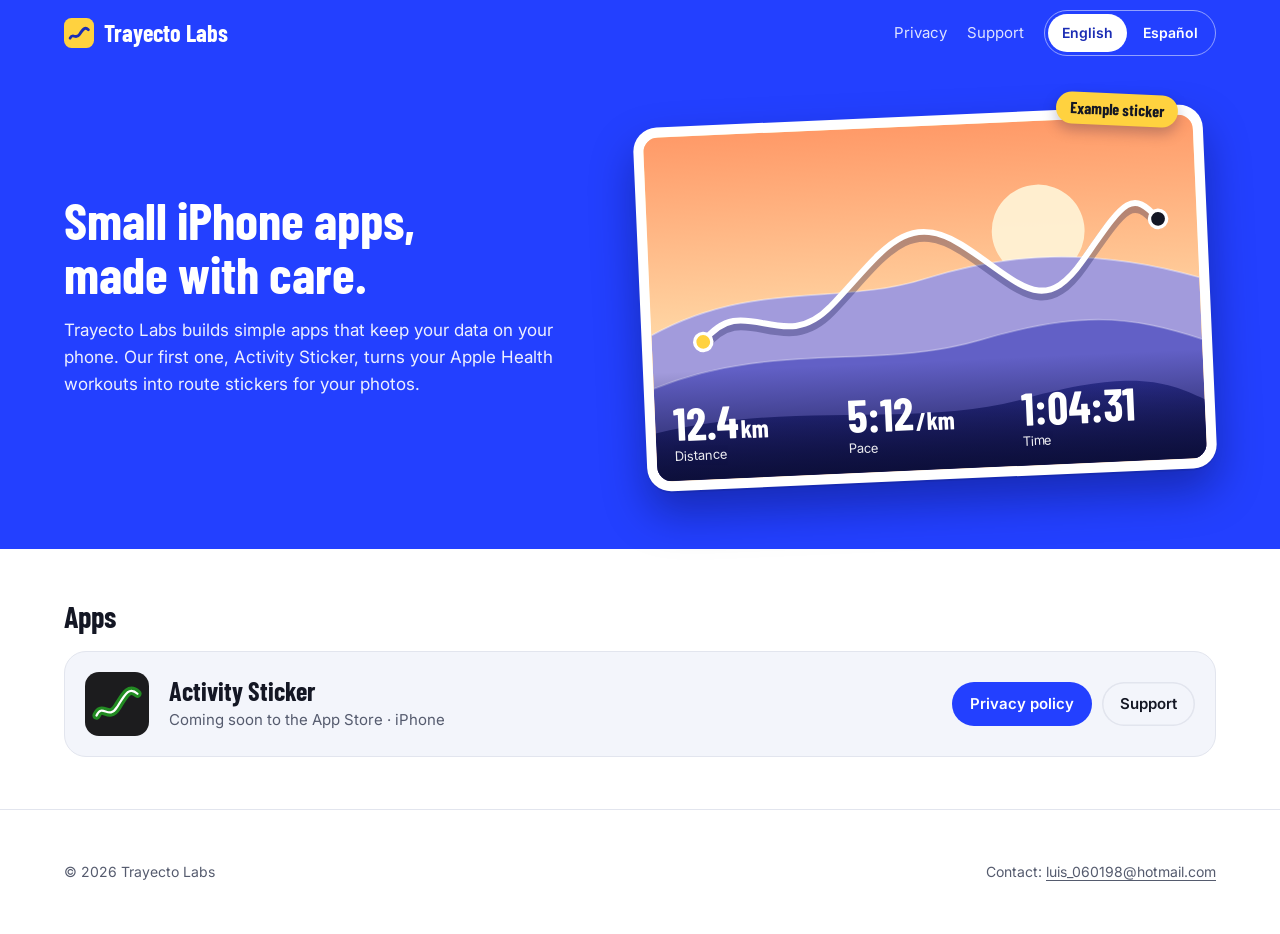
<file: index.html>
<!DOCTYPE html>
<html lang="en" data-title-en="Trayecto Labs" data-title-es="Trayecto Labs">
<head>
<meta charset="utf-8">
<meta name="viewport" content="width=device-width, initial-scale=1">
<title>Trayecto Labs</title>
<meta name="description" content="Trayecto Labs makes small iPhone apps. Our first is Activity Sticker, which turns Apple Health workouts into route stickers for your photos.">
<link rel="preconnect" href="https://fonts.googleapis.com">
<link rel="preconnect" href="https://fonts.gstatic.com" crossorigin>
<link href="https://fonts.googleapis.com/css2?family=Barlow+Condensed:wght@600;700&family=Inter:wght@400;600&display=swap" rel="stylesheet">
<link rel="stylesheet" href="assets/site.css">
</head>
<body>

<header class="top"><div class="wrap">
  <a class="brand" href="index.html" aria-current="page"><svg viewBox="0 0 64 64" aria-hidden="true"><rect width="64" height="64" rx="16" fill="#ffd23f"/><path d="M13 43C19 31 25 47 33 35S45 18 52 25" fill="none" stroke="#1b2cb4" stroke-width="6" stroke-linecap="round"/></svg>Trayecto Labs</a>
  <nav class="links" aria-label="Site">
    <a href="activity-sticker/privacy/index.html"><span data-lang="en">Privacy</span><span data-lang="es" hidden>Privacidad</span></a>
    <a href="activity-sticker/support/index.html"><span data-lang="en">Support</span><span data-lang="es" hidden>Soporte</span></a>
    <div class="lang" role="group" aria-label="Language / Idioma">
      <button type="button" data-set-lang="en" aria-pressed="true">English</button>
      <button type="button" data-set-lang="es" aria-pressed="false">Español</button>
    </div>
  </nav>
</div></header>

<section class="hero band"><div class="wrap">
  <div>
    <div data-lang="en">
      <h1>Small iPhone apps, made with care.</h1>
      <p>Trayecto Labs builds simple apps that keep your data on your phone. Our first one, Activity Sticker, turns your Apple Health workouts into route stickers for your photos.</p>
    </div>
    <div data-lang="es" hidden>
      <h1>Apps pequeñas para iPhone, hechas con cuidado.</h1>
      <p>Trayecto Labs crea apps sencillas que mantienen tus datos en tu teléfono. La primera, Activity Sticker, convierte tus entrenamientos de Apple Health en stickers con tu ruta para tus fotos.</p>
    </div>
  </div>

  <figure class="sticker" role="img" aria-label="Example route sticker on a sunrise photo: 12.4 km, 5:12 per km, 1:04:31">
    <div class="photo">
      <svg viewBox="0 0 640 400" preserveAspectRatio="xMidYMid slice" aria-hidden="true">
        <defs>
          <linearGradient id="sky" x1="0" y1="0" x2="0" y2="1"><stop offset="0" stop-color="#ff9a68"/><stop offset=".55" stop-color="#ffd3a1"/><stop offset="1" stop-color="#ffe9cc"/></linearGradient>
          <linearGradient id="near" x1="0" y1="0" x2="0" y2="1"><stop offset="0" stop-color="#30339a"/><stop offset="1" stop-color="#16195a"/></linearGradient>
        </defs>
        <rect width="640" height="400" fill="url(#sky)"/>
        <circle cx="455" cy="128" r="54" fill="#fff4d6" opacity=".92"/>
        <path d="M0 230C120 170 220 205 320 178S520 150 640 190V400H0Z" fill="#a29bdc"/>
        <path d="M0 230C120 170 220 205 320 178S520 150 640 190" fill="none" stroke="#fff" stroke-opacity=".4" stroke-width="2"/>
        <path d="M0 292C140 242 262 282 382 252S560 232 640 262V400H0Z" fill="#6260c6"/>
        <path d="M0 292C140 242 262 282 382 252S560 232 640 262" fill="none" stroke="#fff" stroke-opacity=".25" stroke-width="2"/>
        <path d="M0 344C160 312 300 352 432 322S600 312 640 332V400H0Z" fill="url(#near)"/>
        <path class="route" pathLength="1" transform="translate(0 5)" d="M60 240C110 180 150 262 210 205S300 95 365 140S455 230 505 165S565 82 595 120" fill="none" stroke="#10124a" stroke-opacity=".3" stroke-width="13" stroke-linecap="round" stroke-linejoin="round"/>
        <path class="route" pathLength="1" d="M60 240C110 180 150 262 210 205S300 95 365 140S455 230 505 165S565 82 595 120" fill="none" stroke="#fff" stroke-width="7" stroke-linecap="round" stroke-linejoin="round"/>
        <circle cx="60" cy="240" r="10" fill="#ffd23f" stroke="#fff" stroke-width="4"/>
        <circle cx="595" cy="120" r="10" fill="#141724" stroke="#fff" stroke-width="4"/>
      </svg>
      <div class="stats">
        <div><b>12.4<small>km</small></b><span data-lang="en">Distance</span><span data-lang="es" hidden>Distancia</span></div>
        <div><b>5:12<small>/km</small></b><span data-lang="en">Pace</span><span data-lang="es" hidden>Ritmo</span></div>
        <div><b>1:04:31</b><span data-lang="en">Time</span><span data-lang="es" hidden>Tiempo</span></div>
      </div>
    </div>
    <span class="tag"><span data-lang="en">Example sticker</span><span data-lang="es" hidden>Sticker de ejemplo</span></span>
  </figure>
</div></section>

<main class="band"><div class="wrap">
  <h2 class="section-title">Apps</h2>
  <article class="app">
    <div class="icon" aria-hidden="true"><svg viewBox="0 0 100 100"><rect width="100" height="100" rx="22" fill="#1c1c1e"/><path d="M18 68C27 48 37 76 50 55S69 22 82 34" fill="none" stroke="#228b22" stroke-width="13" stroke-linecap="round" stroke-linejoin="round"/><path d="M18 68C27 48 37 76 50 55S69 22 82 34" fill="none" stroke="#fff" stroke-width="3.5" stroke-linecap="round" stroke-linejoin="round"/></svg></div>
    <div>
      <h3>Activity Sticker</h3>
      <p class="muted"><span data-lang="en">Coming soon to the App Store · iPhone</span><span data-lang="es" hidden>Próximamente en el App Store · iPhone</span></p>
    </div>
    <nav class="app-links" aria-label="Activity Sticker">
      <a href="activity-sticker/privacy/index.html"><span data-lang="en">Privacy policy</span><span data-lang="es" hidden>Aviso de privacidad</span></a>
      <a href="activity-sticker/support/index.html"><span data-lang="en">Support</span><span data-lang="es" hidden>Soporte</span></a>
    </nav>
  </article>
</div></main>

<footer class="band"><div class="wrap">
  <span>© 2026 Trayecto Labs</span>
  <span><span data-lang="en">Contact</span><span data-lang="es" hidden>Contacto</span>: <a href="mailto:luis_060198@hotmail.com">luis_060198@hotmail.com</a></span>
</div></footer>

<script src="assets/site.js"></script>
</body>
</html>
</file>
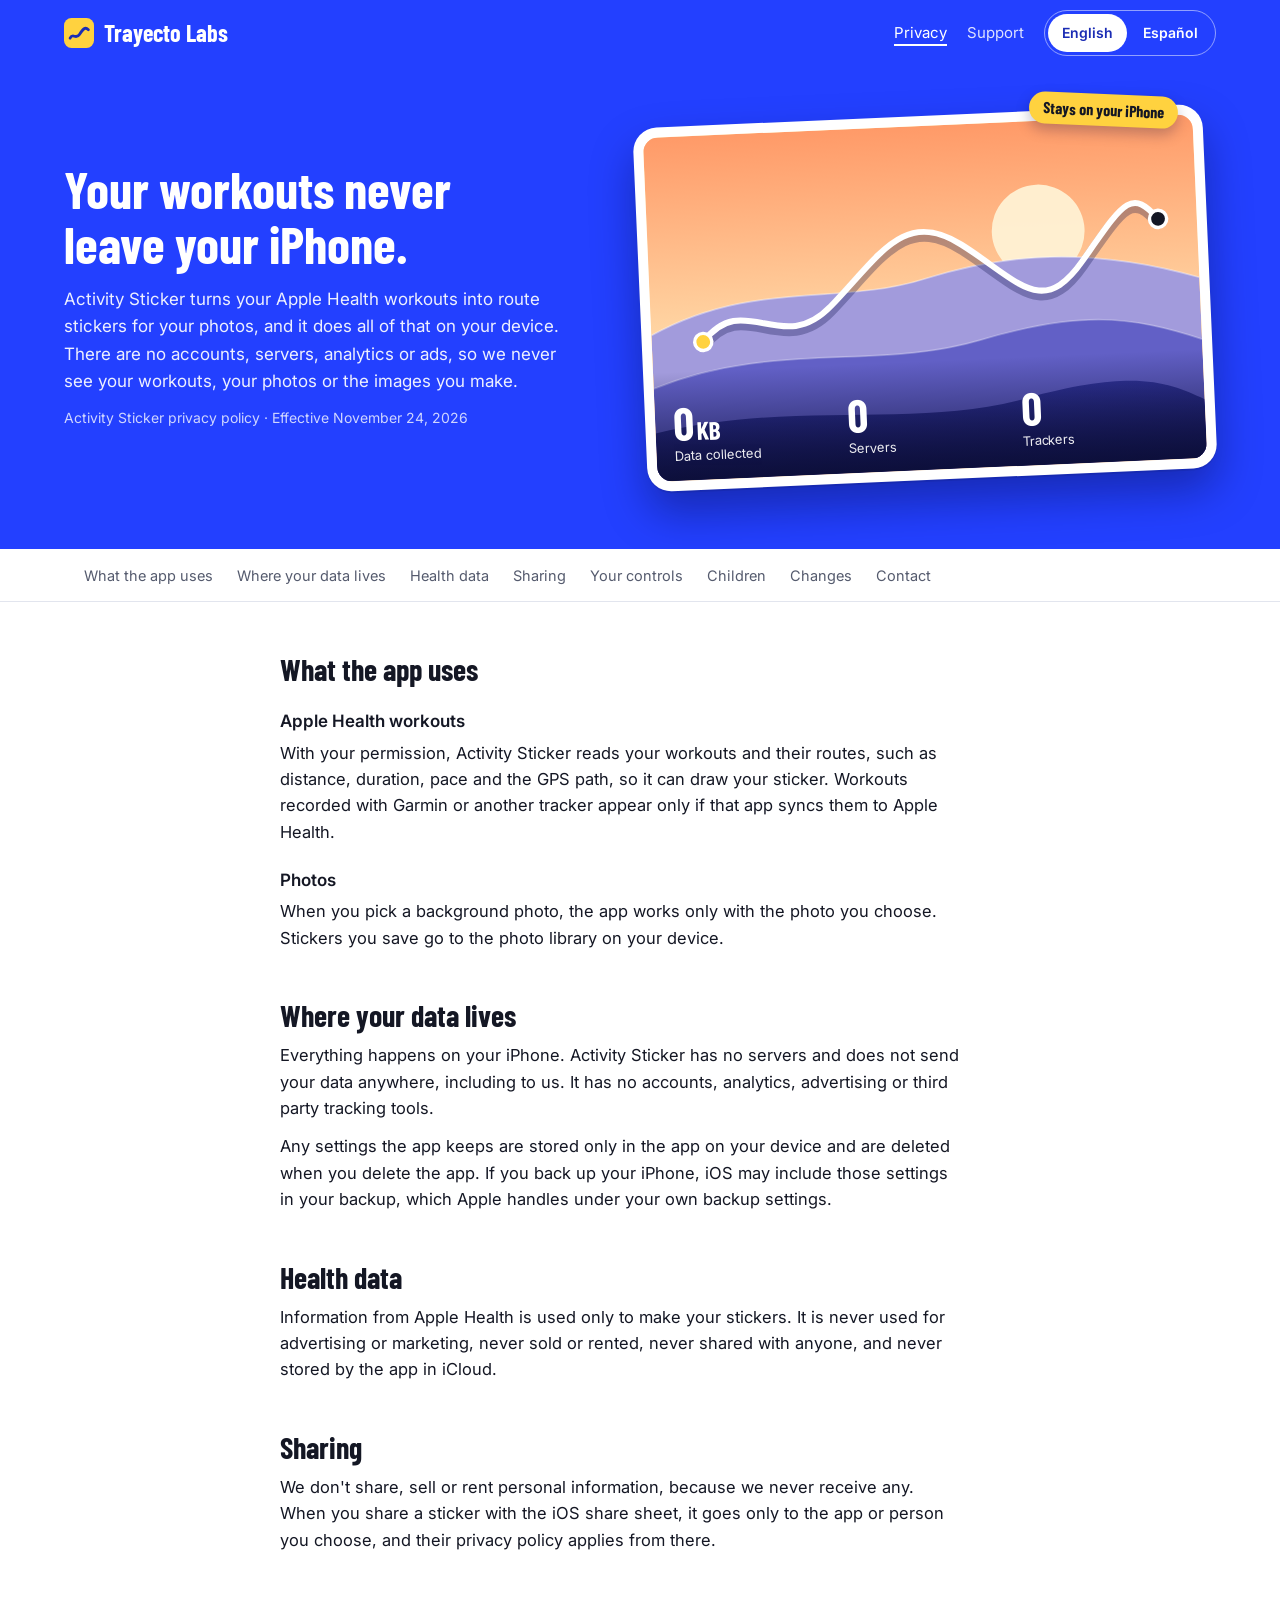
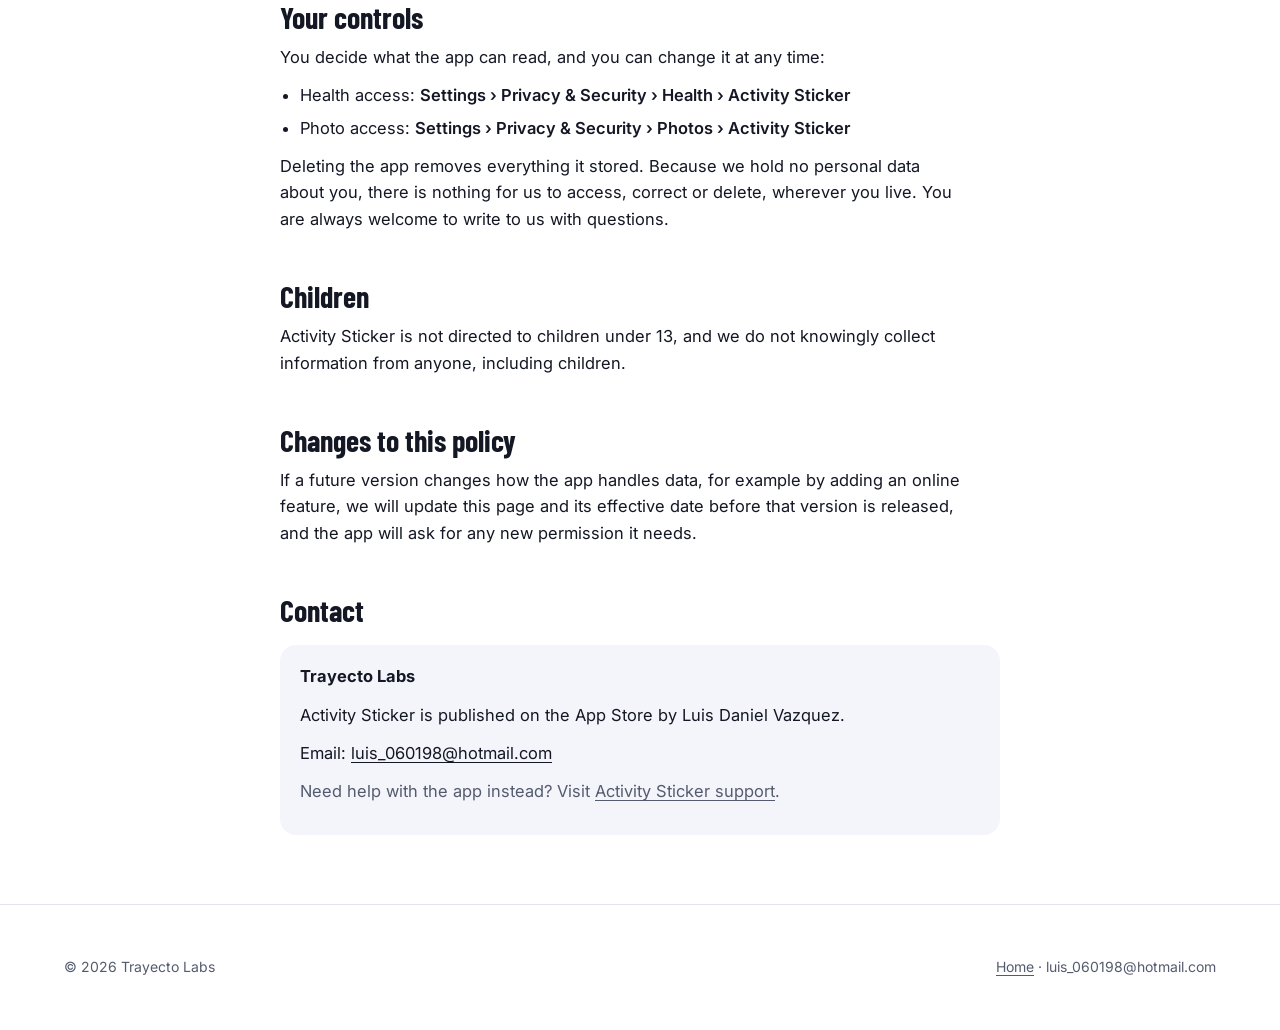
<file: activity-sticker/privacy/index.html>
<!DOCTYPE html>
<html lang="en" data-title-en="Activity Sticker Privacy Policy" data-title-es="Aviso de privacidad de Activity Sticker">
<head>
<meta charset="utf-8">
<meta name="viewport" content="width=device-width, initial-scale=1">
<title>Activity Sticker Privacy Policy</title>
<meta name="description" content="Activity Sticker runs entirely on your iPhone. Trayecto Labs collects no data: no accounts, servers, analytics, ads or tracking.">
<link rel="preconnect" href="https://fonts.googleapis.com">
<link rel="preconnect" href="https://fonts.gstatic.com" crossorigin>
<link href="https://fonts.googleapis.com/css2?family=Barlow+Condensed:wght@600;700&family=Inter:wght@400;600&display=swap" rel="stylesheet">
<link rel="stylesheet" href="../../assets/site.css">
</head>
<body>

<header class="top"><div class="wrap">
  <a class="brand" href="../../index.html"><svg viewBox="0 0 64 64" aria-hidden="true"><rect width="64" height="64" rx="16" fill="#ffd23f"/><path d="M13 43C19 31 25 47 33 35S45 18 52 25" fill="none" stroke="#1b2cb4" stroke-width="6" stroke-linecap="round"/></svg>Trayecto Labs</a>
  <nav class="links" aria-label="Site">
    <a href="index.html" aria-current="page"><span data-lang="en">Privacy</span><span data-lang="es" hidden>Privacidad</span></a>
    <a href="../support/index.html"><span data-lang="en">Support</span><span data-lang="es" hidden>Soporte</span></a>
    <div class="lang" role="group" aria-label="Language / Idioma">
      <button type="button" data-set-lang="en" aria-pressed="true">English</button>
      <button type="button" data-set-lang="es" aria-pressed="false">Español</button>
    </div>
  </nav>
</div></header>

<section class="hero band"><div class="wrap">
  <div>
    <div data-lang="en">
      <h1>Your workouts never leave your iPhone.</h1>
      <p>Activity Sticker turns your Apple Health workouts into route stickers for your photos, and it does all of that on your device. There are no accounts, servers, analytics or ads, so we never see your workouts, your photos or the images you make.</p>
      <p class="meta">Activity Sticker privacy policy · Effective November 24, 2026</p>
    </div>
    <div data-lang="es" hidden>
      <h1>Tus entrenamientos nunca salen de tu iPhone.</h1>
      <p>Activity Sticker convierte tus entrenamientos de Apple Health en stickers con tu ruta para tus fotos, y todo eso ocurre en tu dispositivo. No hay cuentas, servidores, analíticas ni anuncios, así que nunca vemos tus entrenamientos, tus fotos ni las imágenes que creas.</p>
      <p class="meta">Aviso de privacidad de Activity Sticker · Vigente desde el 24 de noviembre de 2026</p>
    </div>
  </div>

  <figure class="sticker" role="img" aria-label="A route sticker on a sunrise photo showing 0 KB data collected, 0 servers and 0 trackers">
    <div class="photo">
      <svg viewBox="0 0 640 400" preserveAspectRatio="xMidYMid slice" aria-hidden="true">
        <defs>
          <linearGradient id="sky" x1="0" y1="0" x2="0" y2="1"><stop offset="0" stop-color="#ff9a68"/><stop offset=".55" stop-color="#ffd3a1"/><stop offset="1" stop-color="#ffe9cc"/></linearGradient>
          <linearGradient id="near" x1="0" y1="0" x2="0" y2="1"><stop offset="0" stop-color="#30339a"/><stop offset="1" stop-color="#16195a"/></linearGradient>
        </defs>
        <rect width="640" height="400" fill="url(#sky)"/>
        <circle cx="455" cy="128" r="54" fill="#fff4d6" opacity=".92"/>
        <path d="M0 230C120 170 220 205 320 178S520 150 640 190V400H0Z" fill="#a29bdc"/>
        <path d="M0 230C120 170 220 205 320 178S520 150 640 190" fill="none" stroke="#fff" stroke-opacity=".4" stroke-width="2"/>
        <path d="M0 292C140 242 262 282 382 252S560 232 640 262V400H0Z" fill="#6260c6"/>
        <path d="M0 292C140 242 262 282 382 252S560 232 640 262" fill="none" stroke="#fff" stroke-opacity=".25" stroke-width="2"/>
        <path d="M0 344C160 312 300 352 432 322S600 312 640 332V400H0Z" fill="url(#near)"/>
        <path class="route" pathLength="1" transform="translate(0 5)" d="M60 240C110 180 150 262 210 205S300 95 365 140S455 230 505 165S565 82 595 120" fill="none" stroke="#10124a" stroke-opacity=".3" stroke-width="13" stroke-linecap="round" stroke-linejoin="round"/>
        <path class="route" pathLength="1" d="M60 240C110 180 150 262 210 205S300 95 365 140S455 230 505 165S565 82 595 120" fill="none" stroke="#fff" stroke-width="7" stroke-linecap="round" stroke-linejoin="round"/>
        <circle cx="60" cy="240" r="10" fill="#ffd23f" stroke="#fff" stroke-width="4"/>
        <circle cx="595" cy="120" r="10" fill="#141724" stroke="#fff" stroke-width="4"/>
      </svg>
      <div class="stats">
        <div><b>0<small>KB</small></b><span data-lang="en">Data collected</span><span data-lang="es" hidden>Datos recopilados</span></div>
        <div><b>0</b><span data-lang="en">Servers</span><span data-lang="es" hidden>Servidores</span></div>
        <div><b>0</b><span data-lang="en">Trackers</span><span data-lang="es" hidden>Rastreadores</span></div>
      </div>
    </div>
    <span class="tag"><span data-lang="en">Stays on your iPhone</span><span data-lang="es" hidden>Se queda en tu iPhone</span></span>
  </figure>
</div></section>

<nav class="toc" aria-label="On this page">
  <div class="scroll" data-lang="en">
    <a href="#en-uses">What the app uses</a>
    <a href="#en-device">Where your data lives</a>
    <a href="#en-health">Health data</a>
    <a href="#en-sharing">Sharing</a>
    <a href="#en-controls">Your controls</a>
    <a href="#en-children">Children</a>
    <a href="#en-changes">Changes</a>
    <a href="#en-contact">Contact</a>
  </div>
  <div class="scroll" data-lang="es" hidden>
    <a href="#es-usa">Qué usa la app</a>
    <a href="#es-dispositivo">Dónde viven tus datos</a>
    <a href="#es-salud">Datos de salud</a>
    <a href="#es-compartir">Compartir</a>
    <a href="#es-controles">Tus controles</a>
    <a href="#es-menores">Menores de edad</a>
    <a href="#es-cambios">Cambios</a>
    <a href="#es-contacto">Contacto</a>
  </div>
</nav>

<main class="band">
  <article class="doc" data-lang="en">
    <h2 id="en-uses">What the app uses</h2>
    <h3>Apple Health workouts</h3>
    <p>With your permission, Activity Sticker reads your workouts and their routes, such as distance, duration, pace and the GPS path, so it can draw your sticker. Workouts recorded with Garmin or another tracker appear only if that app syncs them to Apple Health.</p>
    <h3>Photos</h3>
    <p>When you pick a background photo, the app works only with the photo you choose. Stickers you save go to the photo library on your device.</p>

    <h2 id="en-device">Where your data lives</h2>
    <p>Everything happens on your iPhone. Activity Sticker has no servers and does not send your data anywhere, including to us. It has no accounts, analytics, advertising or third party tracking tools.</p>
    <p>Any settings the app keeps are stored only in the app on your device and are deleted when you delete the app. If you back up your iPhone, iOS may include those settings in your backup, which Apple handles under your own backup settings.</p>

    <h2 id="en-health">Health data</h2>
    <p>Information from Apple Health is used only to make your stickers. It is never used for advertising or marketing, never sold or rented, never shared with anyone, and never stored by the app in iCloud.</p>

    <h2 id="en-sharing">Sharing</h2>
    <p>We don't share, sell or rent personal information, because we never receive any. When you share a sticker with the iOS share sheet, it goes only to the app or person you choose, and their privacy policy applies from there.</p>

    <h2 id="en-controls">Your controls</h2>
    <p>You decide what the app can read, and you can change it at any time:</p>
    <ul>
      <li>Health access: <span class="path">Settings › Privacy &amp; Security › Health › Activity Sticker</span></li>
      <li>Photo access: <span class="path">Settings › Privacy &amp; Security › Photos › Activity Sticker</span></li>
    </ul>
    <p>Deleting the app removes everything it stored. Because we hold no personal data about you, there is nothing for us to access, correct or delete, wherever you live. You are always welcome to write to us with questions.</p>

    <h2 id="en-children">Children</h2>
    <p>Activity Sticker is not directed to children under 13, and we do not knowingly collect information from anyone, including children.</p>

    <h2 id="en-changes">Changes to this policy</h2>
    <p>If a future version changes how the app handles data, for example by adding an online feature, we will update this page and its effective date before that version is released, and the app will ask for any new permission it needs.</p>

    <h2 id="en-contact">Contact</h2>
    <div class="note">
      <p><strong>Trayecto Labs</strong></p>
      <p>Activity Sticker is published on the App Store by Luis Daniel Vazquez.</p>
      <p>Email: <a href="mailto:luis_060198@hotmail.com">luis_060198@hotmail.com</a></p>
      <p class="muted">Need help with the app instead? Visit <a href="../support/index.html">Activity Sticker support</a>.</p>
    </div>
  </article>

  <article class="doc" data-lang="es" hidden>
    <h2 id="es-usa">Qué usa la app</h2>
    <h3>Entrenamientos de Apple Health</h3>
    <p>Con tu permiso, Activity Sticker lee tus entrenamientos y sus rutas, como distancia, duración, ritmo y el trazo GPS, para dibujar tu sticker. Los entrenamientos registrados con Garmin u otro dispositivo solo aparecen si esa app los sincroniza con Apple Health.</p>
    <h3>Fotos</h3>
    <p>Cuando eliges una foto de fondo, la app trabaja solo con la foto que seleccionas. Los stickers que guardas se agregan a la fototeca de tu dispositivo.</p>

    <h2 id="es-dispositivo">Dónde viven tus datos</h2>
    <p>Todo pasa en tu iPhone. Activity Sticker no tiene servidores y no envía tus datos a ningún lado, ni siquiera a nosotros. No tiene cuentas, analíticas, publicidad ni herramientas de rastreo de terceros.</p>
    <p>Los ajustes que guarda la app se quedan solo en tu dispositivo y se borran cuando eliminas la app. Si respaldas tu iPhone, iOS puede incluir esos ajustes en tu respaldo, que Apple maneja según tu propia configuración.</p>

    <h2 id="es-salud">Datos de salud</h2>
    <p>La información de Apple Health se usa solo para crear tus stickers. Nunca se usa para publicidad o marketing, nunca se vende ni se renta, nunca se comparte con nadie y la app nunca la guarda en iCloud.</p>

    <h2 id="es-compartir">Compartir</h2>
    <p>No compartimos, vendemos ni rentamos información personal, porque nunca la recibimos. Cuando compartes un sticker con el menú de compartir de iOS, solo llega a la app o persona que elijas, y a partir de ahí aplica su aviso de privacidad.</p>

    <h2 id="es-controles">Tus controles</h2>
    <p>Tú decides qué puede leer la app, y puedes cambiarlo cuando quieras:</p>
    <ul>
      <li>Acceso a Salud: <span class="path">Configuración › Privacidad y seguridad › Salud › Activity Sticker</span></li>
      <li>Acceso a Fotos: <span class="path">Configuración › Privacidad y seguridad › Fotos › Activity Sticker</span></li>
    </ul>
    <p>Al eliminar la app se borra todo lo que guardó. Como no tenemos datos personales tuyos, no hay datos sobre los cuales ejercer derechos de acceso, rectificación, cancelación u oposición (ARCO) ni otros derechos similares, vivas donde vivas. Siempre puedes escribirnos si tienes dudas.</p>

    <h2 id="es-menores">Menores de edad</h2>
    <p>Activity Sticker no está dirigida a menores de 13 años, y no recopilamos a sabiendas información de nadie, incluidos menores.</p>

    <h2 id="es-cambios">Cambios a este aviso</h2>
    <p>Si una versión futura cambia la forma en que la app maneja datos, por ejemplo al agregar una función en línea, actualizaremos esta página y su fecha de vigencia antes de publicar esa versión, y la app pedirá cualquier permiso nuevo que necesite.</p>

    <h2 id="es-contacto">Contacto</h2>
    <div class="note">
      <p><strong>Trayecto Labs</strong></p>
      <p>Activity Sticker se publica en el App Store a nombre de Luis Daniel Vazquez.</p>
      <p>Correo: <a href="mailto:luis_060198@hotmail.com">luis_060198@hotmail.com</a></p>
      <p class="muted">¿Necesitas ayuda con la app? Visita el <a href="../support/index.html">soporte de Activity Sticker</a>.</p>
    </div>
  </article>
</main>

<footer class="band"><div class="wrap">
  <span>© 2026 Trayecto Labs</span>
  <span><a href="../../index.html"><span data-lang="en">Home</span><span data-lang="es" hidden>Inicio</span></a> · luis_060198@hotmail.com</span>
</div></footer>

<script src="../../assets/site.js"></script>
</body>
</html>
</file>
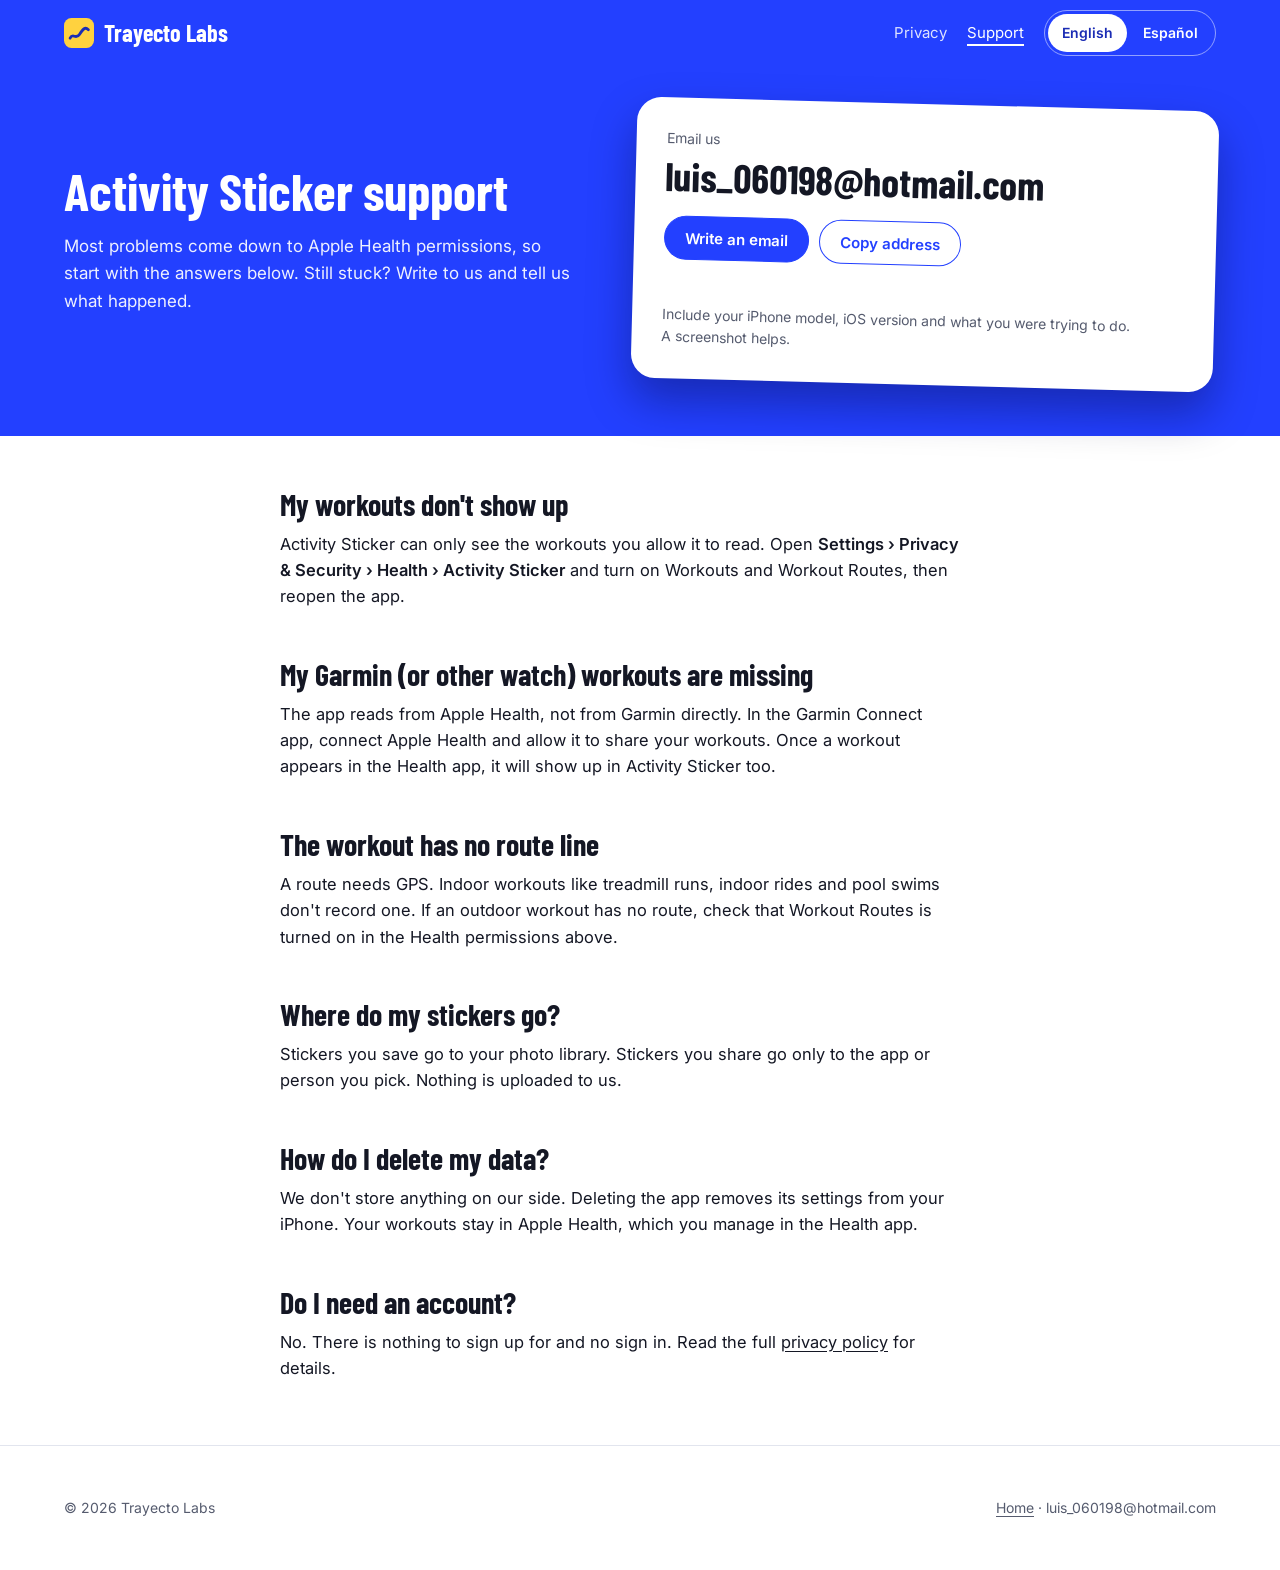
<file: activity-sticker/support/index.html>
<!DOCTYPE html>
<html lang="en" data-title-en="Activity Sticker Support" data-title-es="Soporte de Activity Sticker">
<head>
<meta charset="utf-8">
<meta name="viewport" content="width=device-width, initial-scale=1">
<title>Activity Sticker Support</title>
<meta name="description" content="Help with Activity Sticker: Apple Health permissions, Garmin workouts, missing routes, and how to contact Trayecto Labs.">
<link rel="preconnect" href="https://fonts.googleapis.com">
<link rel="preconnect" href="https://fonts.gstatic.com" crossorigin>
<link href="https://fonts.googleapis.com/css2?family=Barlow+Condensed:wght@600;700&family=Inter:wght@400;600&display=swap" rel="stylesheet">
<link rel="stylesheet" href="../../assets/site.css">
</head>
<body>

<header class="top"><div class="wrap">
  <a class="brand" href="../../index.html"><svg viewBox="0 0 64 64" aria-hidden="true"><rect width="64" height="64" rx="16" fill="#ffd23f"/><path d="M13 43C19 31 25 47 33 35S45 18 52 25" fill="none" stroke="#1b2cb4" stroke-width="6" stroke-linecap="round"/></svg>Trayecto Labs</a>
  <nav class="links" aria-label="Site">
    <a href="../privacy/index.html"><span data-lang="en">Privacy</span><span data-lang="es" hidden>Privacidad</span></a>
    <a href="index.html" aria-current="page"><span data-lang="en">Support</span><span data-lang="es" hidden>Soporte</span></a>
    <div class="lang" role="group" aria-label="Language / Idioma">
      <button type="button" data-set-lang="en" aria-pressed="true">English</button>
      <button type="button" data-set-lang="es" aria-pressed="false">Español</button>
    </div>
  </nav>
</div></header>

<section class="hero band"><div class="wrap">
  <div>
    <div data-lang="en">
      <h1>Activity Sticker support</h1>
      <p>Most problems come down to Apple Health permissions, so start with the answers below. Still stuck? Write to us and tell us what happened.</p>
    </div>
    <div data-lang="es" hidden>
      <h1>Soporte de Activity Sticker</h1>
      <p>Casi todos los problemas tienen que ver con los permisos de Apple Health, así que empieza por las respuestas de abajo. ¿Sigue sin funcionar? Escríbenos y cuéntanos qué pasó.</p>
    </div>
  </div>

  <div class="contact">
    <p class="label"><span data-lang="en">Email us</span><span data-lang="es" hidden>Escríbenos</span></p>
    <p class="email" id="email">luis_060198@<wbr>hotmail.com</p>
    <div class="row">
      <a class="btn" href="mailto:luis_060198@hotmail.com?subject=Activity%20Sticker%20support"><span data-lang="en">Write an email</span><span data-lang="es" hidden>Escribir correo</span></a>
      <button type="button" class="btn ghost" data-copy="luis_060198@hotmail.com" data-status="#copy-status"><span data-lang="en">Copy address</span><span data-lang="es" hidden>Copiar correo</span></button>
    </div>
    <span class="status" id="copy-status" aria-live="polite"></span>
    <p class="hint"><span data-lang="en">Include your iPhone model, iOS version and what you were trying to do. A screenshot helps.</span><span data-lang="es" hidden>Incluye el modelo de tu iPhone, la versión de iOS y qué estabas intentando hacer. Una captura de pantalla ayuda.</span></p>
  </div>
</div></section>

<main class="band">
  <article class="doc" data-lang="en">
    <h2>My workouts don't show up</h2>
    <p>Activity Sticker can only see the workouts you allow it to read. Open <span class="path">Settings › Privacy &amp; Security › Health › Activity Sticker</span> and turn on Workouts and Workout Routes, then reopen the app.</p>

    <h2>My Garmin (or other watch) workouts are missing</h2>
    <p>The app reads from Apple Health, not from Garmin directly. In the Garmin Connect app, connect Apple Health and allow it to share your workouts. Once a workout appears in the Health app, it will show up in Activity Sticker too.</p>

    <h2>The workout has no route line</h2>
    <p>A route needs GPS. Indoor workouts like treadmill runs, indoor rides and pool swims don't record one. If an outdoor workout has no route, check that Workout Routes is turned on in the Health permissions above.</p>

    <h2>Where do my stickers go?</h2>
    <p>Stickers you save go to your photo library. Stickers you share go only to the app or person you pick. Nothing is uploaded to us.</p>

    <h2>How do I delete my data?</h2>
    <p>We don't store anything on our side. Deleting the app removes its settings from your iPhone. Your workouts stay in Apple Health, which you manage in the Health app.</p>

    <h2>Do I need an account?</h2>
    <p>No. There is nothing to sign up for and no sign in. Read the full <a href="../privacy/index.html">privacy policy</a> for details.</p>
  </article>

  <article class="doc" data-lang="es" hidden>
    <h2>No aparecen mis entrenamientos</h2>
    <p>Activity Sticker solo ve los entrenamientos que le permites leer. Abre <span class="path">Configuración › Privacidad y seguridad › Salud › Activity Sticker</span>, activa Entrenamientos y Rutas de entrenamiento, y vuelve a abrir la app.</p>

    <h2>Faltan mis entrenamientos de Garmin (u otro reloj)</h2>
    <p>La app lee de Apple Health, no directamente de Garmin. En la app Garmin Connect, conecta Apple Health y permite que comparta tus entrenamientos. Cuando un entrenamiento aparezca en la app Salud, también aparecerá en Activity Sticker.</p>

    <h2>El entrenamiento no tiene línea de ruta</h2>
    <p>La ruta necesita GPS. Los entrenamientos en interiores, como correr en caminadora, bici fija o nadar en alberca, no registran una. Si un entrenamiento al aire libre no tiene ruta, revisa que Rutas de entrenamiento esté activado en los permisos de Salud.</p>

    <h2>¿A dónde van mis stickers?</h2>
    <p>Los que guardas van a tu fototeca. Los que compartes solo llegan a la app o persona que elijas. Nada se sube a ningún servidor.</p>

    <h2>¿Cómo borro mis datos?</h2>
    <p>No guardamos nada de nuestro lado. Al eliminar la app se borran sus ajustes de tu iPhone. Tus entrenamientos siguen en Apple Health, que administras desde la app Salud.</p>

    <h2>¿Necesito una cuenta?</h2>
    <p>No. No hay registro ni inicio de sesión. Lee el <a href="../privacy/index.html">aviso de privacidad</a> completo para más detalles.</p>
  </article>
</main>

<footer class="band"><div class="wrap">
  <span>© 2026 Trayecto Labs</span>
  <span><a href="../../index.html"><span data-lang="en">Home</span><span data-lang="es" hidden>Inicio</span></a> · luis_060198@hotmail.com</span>
</div></footer>

<script src="../../assets/site.js"></script>
</body>
</html>
</file>
<file: assets/site.css>
/* VOICE: calm and plain spoken, with a little workout-sticker play
   IDEA: the page behaves like a route sticker stuck on a photo, except every stat reads zero
   PICTURE: tilted photo card with sunrise hills, a white GPS route and a stats strip
   COLOUR and TYPE: cobalt field, white, sun yellow accent; Barlow Condensed for titles and stats, Inter for text
   LAYOUT: cobalt header and hero band, then one readable column with section links */
:root{color-scheme:light dark;
  --bg:light-dark(#ffffff,#0d1120);
  --ink:light-dark(#141724,#eceef6);
  --muted:light-dark(#555b6e,#a3a9bc);
  --rule:light-dark(#e2e5ee,#262c42);
  --card:light-dark(#f3f5fb,#151a2d);
  --field:light-dark(#2340ff,#1b2cb4);
  --sun:#ffd23f}
:root[data-theme=light]{color-scheme:light}
:root[data-theme=dark]{color-scheme:dark}
*{box-sizing:border-box;min-width:0}
html{scroll-padding-top:72px}
body{margin:0;background:var(--bg);color:var(--ink);font:16.5px/1.6 Inter,system-ui,-apple-system,"Segoe UI",sans-serif;overflow-x:clip}
a{color:inherit;text-underline-offset:3px}
[hidden]{display:none!important}
.wrap{max-width:1240px;margin:0 auto}
.band{padding:clamp(28px,4vw,64px) max(5vw,16px)}
button,a{-webkit-tap-highlight-color:transparent}
a:focus-visible,button:focus-visible{outline:3px solid var(--sun);outline-offset:3px;border-radius:6px}

/* header */
.top{background:var(--field);color:#fff;padding:10px max(5vw,16px)}
.top .wrap{display:flex;flex-wrap:wrap;align-items:center;justify-content:space-between;gap:8px 24px}
.brand{display:inline-flex;align-items:center;gap:10px;min-height:44px;font:700 24px/1 "Barlow Condensed",sans-serif;text-decoration:none}
.brand svg{width:30px;height:30px;flex:none}
.links{display:flex;flex-wrap:wrap;align-items:center;gap:4px 20px;font-size:15px}
.links a{display:inline-flex;align-items:center;min-height:44px;text-decoration:none;opacity:.85}
.links a:hover{opacity:1}
.links a[aria-current]{opacity:1;text-decoration:underline;text-decoration-thickness:2px;text-underline-offset:6px}
.lang{display:inline-flex;gap:2px;padding:3px;border:1.5px solid rgba(255,255,255,.5);border-radius:999px}
.lang button{min-height:38px;padding:0 14px;border:0;border-radius:999px;background:none;color:#fff;font:600 14px/1 Inter,sans-serif;cursor:pointer}
.lang button[aria-pressed=true]{background:#fff;color:#1b2cb4}

/* hero */
.hero{background:var(--field);color:#fff;padding-top:clamp(20px,3vw,40px)}
.hero .wrap{display:grid;grid-template-columns:minmax(0,1fr) minmax(0,1.15fr);gap:clamp(28px,5vw,64px);align-items:center}
.hero h1{margin:0 0 16px;font:700 clamp(36px,5vw,52px)/1.05 "Barlow Condensed",sans-serif;text-wrap:balance}
.hero p{margin:0 0 12px;max-width:34em;font-size:17px;color:rgba(255,255,255,.92)}
.hero .meta{font-size:14px;color:rgba(255,255,255,.78)}

/* the sticker */
.sticker{position:relative;margin:12px 6px 18px;padding:10px;background:#fff;border-radius:24px;transform:rotate(-2.5deg);box-shadow:0 2px 0 rgba(0,0,0,.08),0 22px 44px rgba(4,8,60,.38)}
.photo{position:relative;aspect-ratio:16/10;border-radius:15px;overflow:hidden;background:#ffd3a1}
.photo svg{position:absolute;inset:0;width:100%;height:100%}
.stats{position:absolute;left:0;right:0;bottom:0;display:grid;grid-template-columns:repeat(3,minmax(0,1fr));gap:8px;padding:28px 18px 14px;background:linear-gradient(rgba(10,12,50,0),rgba(10,12,50,.78));color:#fff}
.stats b{display:block;white-space:nowrap;font:700 clamp(24px,4.2vw,46px)/1 "Barlow Condensed",sans-serif}
.stats b small{font-size:.55em;margin-left:2px}
.stats span{display:block;font-size:13px;opacity:.92}
.tag{position:absolute;top:-14px;right:24px;padding:8px 14px;border-radius:999px;background:var(--sun);color:#141724;font:700 16px/1 "Barlow Condensed",sans-serif;transform:rotate(5deg);box-shadow:0 6px 14px rgba(4,8,60,.25)}
.route{stroke-dasharray:1;stroke-dashoffset:0;animation:draw 2.2s .25s ease-out both}
@keyframes draw{from{stroke-dashoffset:1}}
@media (prefers-reduced-motion:reduce){.route{animation:none}}

/* contact card (support) */
.contact{padding:clamp(20px,3vw,30px);background:#fff;color:#141724;border-radius:24px;transform:rotate(1.5deg);box-shadow:0 22px 44px rgba(4,8,60,.38)}
.contact .label{margin:0;font-size:14px;color:#555b6e}
.contact .email{max-width:none;color:#141724;margin:4px 0 18px;font:700 clamp(26px,3.6vw,40px)/1.1 "Barlow Condensed",sans-serif;overflow-wrap:break-word}
.row{display:flex;flex-wrap:wrap;gap:10px}
.btn{display:inline-flex;align-items:center;justify-content:center;min-height:44px;padding:0 20px;border:1.5px solid #2340ff;border-radius:999px;background:#2340ff;color:#fff;font:600 15px/1 Inter,sans-serif;text-decoration:none;cursor:pointer}
.btn.ghost{background:#fff;color:#2340ff}
.contact .hint{margin:16px 0 0;font-size:14px;color:#555b6e}
.status{display:block;min-height:1.4em;margin-top:8px;font-size:14px;color:#1b2cb4}

/* section links */
.toc{background:var(--bg);border-bottom:1px solid var(--rule)}
.toc .scroll{display:flex;gap:4px 24px;max-width:1240px;margin:0 auto;padding:4px max(5vw,16px);overflow-x:auto;white-space:nowrap;font-size:14.5px}
.toc a{flex:none;display:inline-flex;align-items:center;min-height:44px;color:var(--muted);text-decoration:none}
.toc a:hover{color:var(--ink)}
@media (min-width:900px){.toc{position:sticky;top:0;z-index:2}}

/* document */
.doc{max-width:720px;margin:0 auto}
.doc h2{margin:48px 0 10px;font:700 30px/1.1 "Barlow Condensed",sans-serif;text-wrap:balance}
.doc h2:first-child{margin-top:0}
.doc h3{margin:22px 0 4px;font-size:17px;font-weight:600}
.doc p,.doc li{max-width:68ch}
.doc p{margin:0 0 12px}
.doc ul{margin:0 0 12px;padding-left:1.2em}
.doc li{margin:6px 0}
.path{font-weight:600}
.note{margin:18px 0;padding:18px 20px;background:var(--card);border-radius:16px}
.muted{color:var(--muted)}

/* home: app list */
.section-title{margin:0 0 18px;font:700 30px/1.1 "Barlow Condensed",sans-serif}
.app{display:grid;grid-template-columns:64px minmax(0,1fr) auto;align-items:center;gap:16px 20px;padding:20px;border:1px solid var(--rule);border-radius:22px;background:var(--card)}
.app .icon svg{display:block;width:64px;height:64px}
.app h3{margin:0;font:700 26px/1.1 "Barlow Condensed",sans-serif}
.app p{margin:2px 0 0;font-size:15px}
.app-links{display:flex;flex-wrap:wrap;gap:10px}
.app-links a{display:inline-flex;align-items:center;min-height:44px;padding:0 18px;border-radius:999px;background:var(--field);color:#fff;font-weight:600;font-size:15px;text-decoration:none}
.app-links a+a{background:none;color:var(--ink);box-shadow:inset 0 0 0 1.5px var(--rule)}

/* footer */
footer{border-top:1px solid var(--rule);color:var(--muted);font-size:14px}
footer .wrap{display:flex;flex-wrap:wrap;justify-content:space-between;gap:8px 24px}
footer a{color:inherit}

@media (max-width:760px){
  .hero .wrap{grid-template-columns:minmax(0,1fr)}
  .sticker{transform:rotate(-1.5deg)}
  .contact{transform:rotate(.8deg)}
}
@media (max-width:600px){
  html{scroll-padding-top:16px}
  .app{grid-template-columns:56px minmax(0,1fr)}
  .app .icon svg{width:56px;height:56px}
  .app-links{grid-column:1/-1}
  .stats{padding:22px 12px 10px}
  .stats span{font-size:12px}
}
</file>
